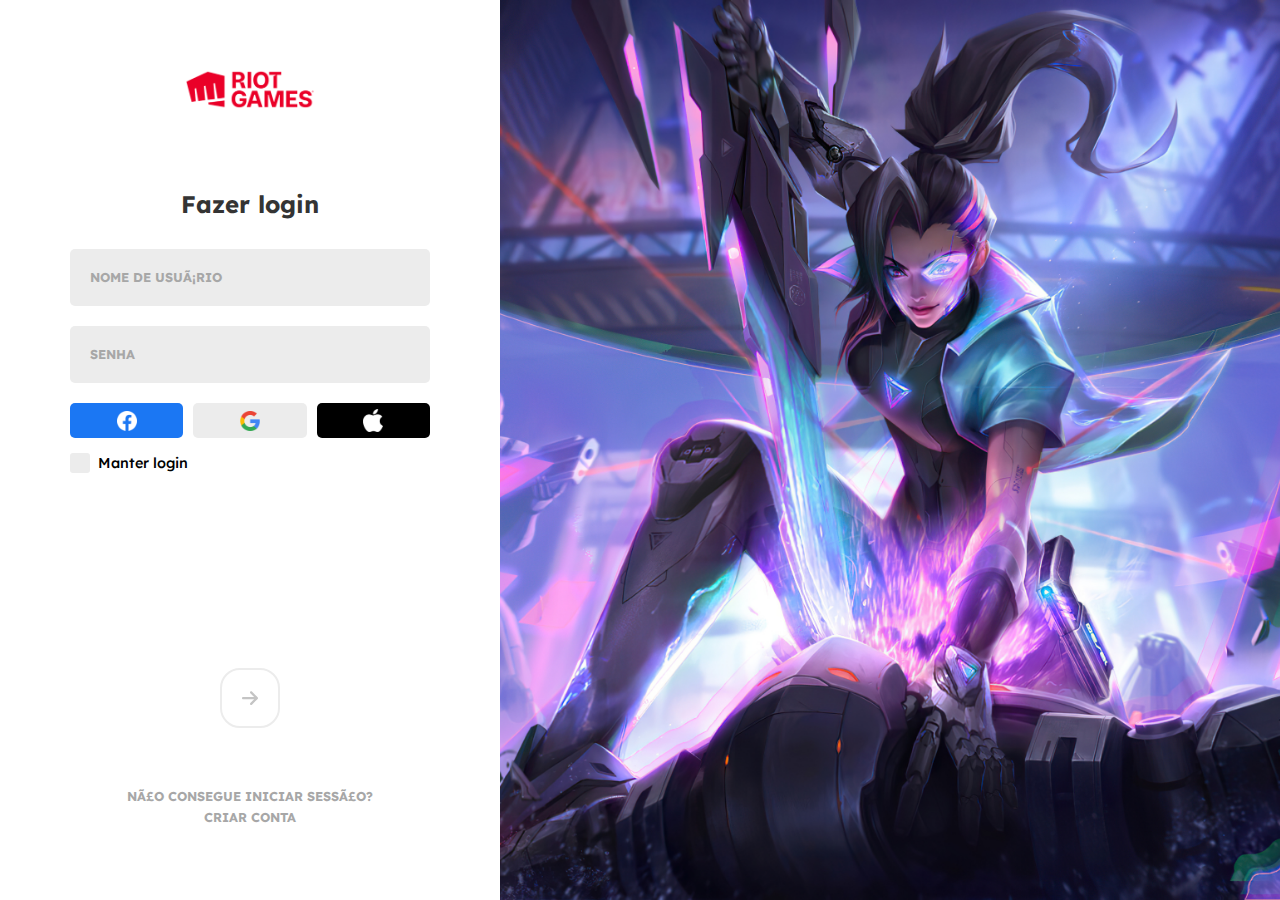
<file: index.html>
<!DOCTYPE html>
<html lang="pt-br">
<head>
  <meta charset="UTF">
  <meta name="viewport" content="width=device-width, initial-scale=1.0">

  <link rel="stylesheet" href="./styles/index.css">
  
  <script src="./scripts/index.js" defer></script>

  <title>Riot Games</title>
</head>
<body>

  <main>
    <section class="login">

      <div class="wrapper">
        <img src="./images/logo.png" class="login-logo">

        <h1 class="login-title">Fazer login</h1>
    
        <label class="login-label">
          <span>nome de usuário</span>
          <input type="text" name="username" class="input">
        </label>
  
        <label class="login-label">
          <span>senha</span>
          <input type="password" name="password" class="input">
        </label>
  
        <div class="login-icons">
          <button type="button" class="icons-button">
            <img src="./images/facebook-icon.png" alt="facebok">
          </button>
  
          <button type="button" class="icons-button">
            <img src="./images/google-icon.png" alt="facebok">
          </button>
  
          <button type="button" class="icons-button">
            <img src="./images/apple-icon.png" alt="facebok">
          </button>
        </div>
  
        <label class="login-label-checkbox">
          <input type="checkbox" class="input-checkbox">
          Manter login
        </label>
      </div>

      <div class="wrapper">
        <button type="button" class="login-button" disabled>
          <svg xmlns="http://www.w3.org/2000/svg" viewBox="0 0 448 512">
            <path d="M438.6 278.6l-160 160C272.4 444.9 264.2 448 256 448s-16.38-3.125-22.62-9.375c-12.5-12.5-12.5-32.75 0-45.25L338.8 288H32C14.33 288 .0016 273.7 .0016 256S14.33 224 32 224h306.8l-105.4-105.4c-12.5-12.5-12.5-32.75 0-45.25s32.75-12.5 45.25 0l160 160C451.1 245.9 451.1 266.1 438.6 278.6z"/>
          </svg>
        </button>
  
        <a href="#" class="login-link">não consegue iniciar sessão?</a>
        <a href="#" class="login-link">criar conta</a>
      </div> 

    </section>

    <section class="wallpaper"></section>
  </main>
  
</body>
</html>
</file>
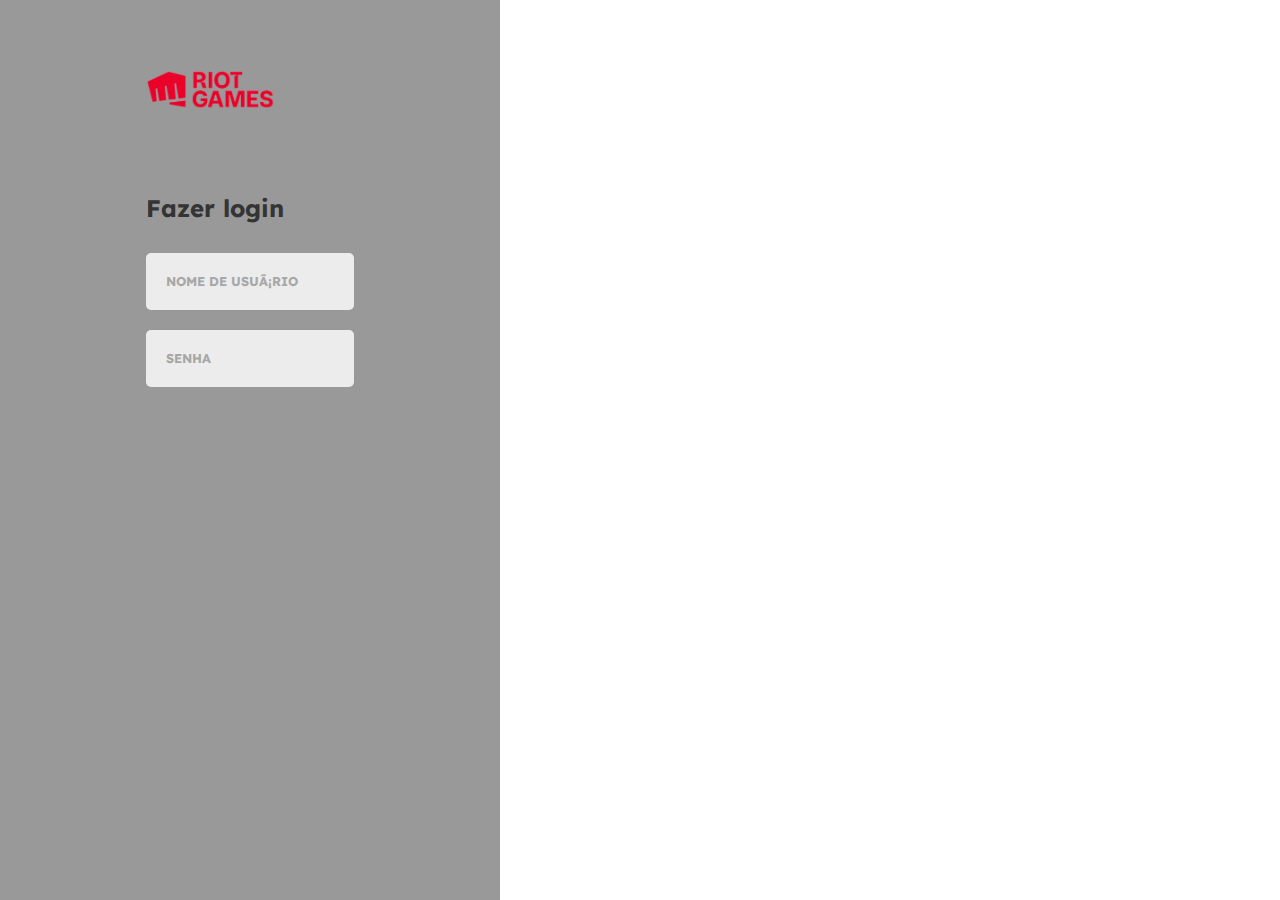
<file: src/index.html>
<!DOCTYPE html>
<html lang="pt-br">
<head>
  <meta charset="UTF">
  <meta name="viewport" content="width=device-width, initial-scale=1.0">

  <link rel="stylesheet" href="./styles/index.css">
  
  <script src="./scripts/index.js" defer></script>

  <title>Riot Games</title>
</head>
<body>

  <main>
    <section class="login">

      <div class="wrapper">
        <img src="./images/logo.png" class="login-logo">

        <h1 class="login-title">Fazer login</h1>
    
        <label class="login-label">
          <span>nome de usuário</span>
          <input type="text" name="username" class="input">
        </label>
  
        <label class="login-label">
          <span>senha</span>
          <input type="password" name="password" class="input">
        </label>
  
        <!--<div class="login-icons">
          <button type="button" class="icons-button">
            <img src="./images/facebook-icon.png" alt="facebok">
          </button>
  
          <button type="button" class="icons-button">
            <img src="./images/google-icon.png" alt="facebok">
          </button>
  
          <button type="button" class="icons-button">
            <img src="./images/apple-icon.png" alt="facebok">
          </button>
        </div>
  
        <label class="login-label-checkbox">
          <input type="checkbox" class="input-checkbox">
          Manter login
        </label>
      </div>

      <div class="wrapper">
        <button type="button" class="login-button" disabled>
          <svg xmlns="http://www.w3.org/2000/svg" viewBox="0 0 448 512">
            <path d="M438.6 278.6l-160 160C272.4 444.9 264.2 448 256 448s-16.38-3.125-22.62-9.375c-12.5-12.5-12.5-32.75 0-45.25L338.8 288H32C14.33 288 .0016 273.7 .0016 256S14.33 224 32 224h306.8l-105.4-105.4c-12.5-12.5-12.5-32.75 0-45.25s32.75-12.5 45.25 0l160 160C451.1 245.9 451.1 266.1 438.6 278.6z"/>
          </svg>
        </button>
  
        <a href="#" class="login-link">não consegue iniciar sessão?</a>
        <a href="#" class="login-link">criar conta</a>
      </div> -->

    </section>

    <section class="wallpaper"></section>
  </main>
  
</body>
</html>
</file>
<file: styles/index.css>
@import url('https://fonts.googleapis.com/css2?family=Lexend+Deca:wght@300;400;500;600;700&display=swap');

* {
  margin: 0;
  padding: 0;
  box-sizing: border-box;
  font-family: 'Lexend Deca', sans-serif;
}

:root {
  --white: #FFF;
  --whitesmoke: #F9F9F9;
  --light-grey: #ECECEC;
  --grey: #C4C4C4;
  --medium-grey: #A7A7A7;
  --deep-grey: #343434;
  --black: #000000;
  --blue: #1B77F3;
  --red: #CF3C3F;
}

main {
  display: flex;
}

.login {
  display: flex;
  flex-direction: column;
  align-items: center;
  justify-content: space-between;
  width: 100%;
  max-width: 500px;
  min-height: 100vh;
  padding: clamp(35px, 8%, 70px);
}

.wrapper {
  width: 100%;
  display: flex;
  flex-direction: column;
  align-items: center;
  justify-content: center;
}

.login-logo {
  width: 130px;
  margin-bottom: 80px;
}

.login-title {
  color: var(--deep-grey);
  font-size: 1.5em;
  margin-bottom: 30px;
}

.login-label {
  display: block;
  width: 100%;
  margin-bottom: 20px;
}

.input {
  width: 100%;
  background-color: var(--light-grey);
  border: 2px solid rgba(0, 0, 0, 0);
  outline: none;
  border-radius: 5px;
  font-size: 0.9em;
  padding: 25px 10px 10px;
  font-weight: 600;
  color: var(--deep-grey);
}

.login-label span {
  position: absolute;
  font-size: 0.8em;
  font-weight: 700;
  text-transform: uppercase;
  color: var(--medium-grey);
  margin: 20px;
  cursor: text;
  transition: all 200ms ease;
}

.input:focus {
  background-color: var(--whitesmoke);
  border: 2px solid var(--deep-grey);
}

.login-label .span-active {
  font-size: 0.7em;
  margin: 8px 10px;
}

.login-icons {
  display: flex;
  gap: 10px;
  width: 100%;
}

.login-icons img {
  width: 20px;
}

.icons-button {
  width: 33.33%;
  display: flex;
  align-items: center;
  justify-content: center;
  height: 35px;
  border-radius: 5px;
  cursor: pointer;
  border: none;
}

.login-icons .icons-button:nth-child(1) { /* seleciona o primeiro filho de login-icons */
  background-color: var(--blue);
}

.login-icons .icons-button:nth-child(2) {
  background-color: var(--light-grey);
}

.login-icons .icons-button:nth-child(3) {
  background-color: var(--black);
}

.login-label-checkbox {
  width: 100%;
  margin: 15px 0 50px;
  font-size: 0.9em;
  font-weight: 500;
  display: flex;
  align-items: center;
}

.input-checkbox {
  appearance: none; /* remove todas as propriedades anteriores do elemento */
  height: 20px;
  width: 20px;
  background-color: var(--light-grey);
  margin-right: 8px;
  border-radius: 3px;    
}

.input-checkbox:checked {
  background-color: var(--red);
}

.input-checkbox:checked::after {
  content: "";
  display: block;
  width: 5px;
  height: 10px;
  border: 3px solid white;
  border-width: 0 3px 3px 0; /* transformando um retângulo em um V */
  transform: rotate(45deg); /* gira o V, para ficar na posição correta */

  margin: 2px 6px;
}

.login-button {
  width: 60px;
  height: 60px;
  padding: 20px;
  display: flex;
  align-items: center;
  justify-content: center;
  background-color: var(--red);
  border-radius: 20px;
  border: none;
  cursor: pointer;
  margin-bottom: 60px;
}

.login-button svg {
  fill: white; /* preenchimento do svg */
}

.login-button:disabled {
  cursor: auto;
  background-color: white;
  border: 2px solid var(--light-grey);
}

.login-button:disabled svg {
  fill: var(--grey);
}

.login-link {
  font-size: 0.8em;
  text-decoration: none;
  color: var(--medium-grey);
  text-transform: uppercase;
  margin-bottom: 5px;
  font-weight: 700;
}

.wallpaper {
  width: 100%;
  background-image: url('../images/wallpaper.jpg');
  background-size: cover;
  background-position: center;
  flex: 1; /* 100% do limite disponível pra ela. Esta div vai ocupar o espaço que a outra div 'ceder' */
}
</file>
<file: src/styles/index.css>
@import url('https://fonts.googleapis.com/css2?family=Lexend+Deca:wght@300;400;500;600;700&display=swap');

* {
  margin: 0;
  padding: 0;
  box-sizing: border-box;
  font-family: 'Lexend Deca', sans-serif;
}

:root {
  --white: #FFF;
  --whitesmoke: #F9F9F9;
  --light-grey: #ECECEC;
  --grey: #C4C4C4;
  --medium-grey: #A7A7A7;
  --deep-grey: #343434;
  --black: #000000;
  --blue: #1B77F3;
  --red: #CF3C3F;
}

.login {
  display: flex;
  flex-direction: column;
  align-items: center;
  justify-content: space-between;
  width: 100%;
  max-width: 500px;
  min-height: 100vh;
  background-color: #999;
  padding: clamp(35px, 8%, 70px);
}

.login-logo {
  width: 130px;
  margin-bottom: 80px;
}

.login-title {
  color: var(--deep-grey);
  font-size: 1.5em;
  margin-bottom: 30px;
}

.login-label {
  display: block;
  width: 100%;
  margin-bottom: 20px;
}

.input {
  width: 100%;
  background-color: var(--light-grey);
  border: 2px solid rgba(0, 0, 0, 0);
  outline: none;
  border-radius: 5px;
  font-size: 0.9em;
  padding: 25px 10px 10px;
  font-weight: 600;
  color: var(--deep-grey);
}

.login-label span {
  position: absolute;
  font-size: 0.8em;
  font-weight: 700;
  text-transform: uppercase;
  color: var(--medium-grey);
  margin: 20px;
  cursor: text;
  transition: all 200ms ease;
}

.input:focus {
  background-color: var(--whitesmoke);
  border: 2px solid var(--deep-grey);
}

.login-label .span-active {
  font-size: 0.7em;
  margin: 8px 10px;
}
</file>
